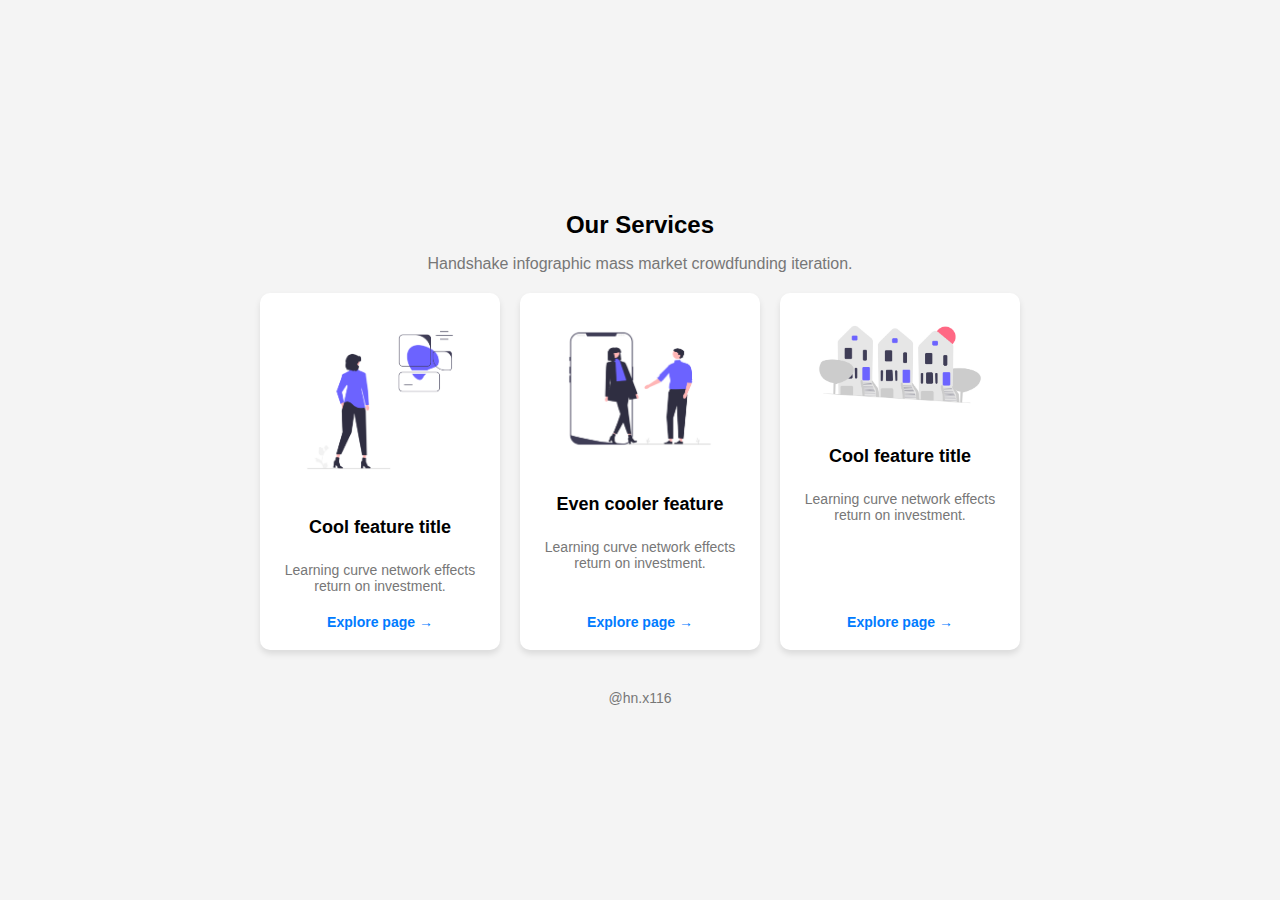
<file: index.html>
<!DOCTYPE html>
<html lang="en">
<head>
    <meta charset="UTF-8">
    <meta name="viewport" content="width=device-width, initial-scale=1.0">
    <title>Our Services</title>
    <link rel="stylesheet" href="css/style.css">
</head>
<body>
    <!-- Основний контейнер для секції послуг -->
    <div class="services">
        <!-- Заголовок секції -->
        <h1>Our Services</h1>
        <!-- Пояснювальний текст під заголовком -->
        <p>Handshake infographic mass market crowdfunding iteration.</p>
        <!-- Контейнер для карток послуг -->
        <div class="service-cards">
            <!-- Перша картка -->
            <div class="card">
                <!-- Контейнер для вмісту картки -->
                <div class="card-content">
                    <!-- Зображення картки -->
                    <img src="img/div1.png" alt="Cool feature 1">
                    <!-- Заголовок картки -->
                    <h2>Cool feature title</h2>
                    <!-- Опис картки -->
                    <p>Learning curve network effects return on investment.</p>
                </div>
                <!-- Посилання для детальнішого перегляду -->
                <a href="#" class="explore-link">Explore page →</a>
            </div>
            <!-- Друга картка -->
            <div class="card">
                <div class="card-content">
                    <img src="img/div2.png" alt="Even cooler feature">
                    <h2>Even cooler feature</h2>
                    <p>Learning curve network effects return on investment.</p>
                </div>
                <a href="#" class="explore-link">Explore page →</a>
            </div>
            <!-- Третя картка -->
            <div class="card">
                <div class="card-content">
                    <img src="img/div3.png" alt="Cool feature 3">
                    <h2>Cool feature title</h2>
                    <p>Learning curve network effects return on investment.</p>
                </div>
                <a href="#" class="explore-link">Explore page →</a>
            </div>
        </div>
    </div>
    <footer class="footer">
        @hn.x116
    </footer>
</body>
</html>
</file>
<file: css/style.css>
/* Загальні стилі для всього документа */
body {
    font-family: Arial, sans-serif;
    margin: 0;
    padding: 0;
    display: flex;
    flex-direction: column;
    justify-content: center;
    align-items: center;
    min-height: 100vh;
    background-color: #f4f4f4;
}

/* Стилі для контейнера послуг */
.services {
    text-align: center;
    margin-bottom: 20px;
}

/* Стилі для заголовка секції */
h1 {
    font-size: 24px;
    margin-bottom: 10px;
}

/* Стилі для пояснювального тексту */
p {
    font-size: 16px;
    color: #777;
}

/* Стилі для контейнера карток */
.service-cards {
    display: flex;
    justify-content: center;
    gap: 20px;
    margin-top: 20px;
}

/* Стилі для кожної картки */
.card {
    background-color: white;
    border-radius: 10px;
    box-shadow: 0 4px 6px rgba(0, 0, 0, 0.1);
    padding: 20px;
    width: 200px;
    display: flex;
    flex-direction: column;
    justify-content: space-between;
}

/* Контейнер для вирівнювання вмісту картки */
.card-content {
    flex-grow: 1;
    display: flex;
    flex-direction: column;
    align-items: center;
}

/* Стилі для зображень у картках */
.card img {
    width: 100%;
    height: auto;
    margin-bottom: 15px;
}

/* Стилі для заголовка картки */
.card h2 {
    font-size: 18px;
    margin-bottom: 10px;
    text-align: center;
}

/* Стилі для опису картки */
.card p {
    font-size: 14px;
    color: #777;
    margin-bottom: 20px;
    text-align: center;
}

/* Стилі для посилання у картці */
.explore-link {
    font-size: 14px;
    color: #007BFF;
    text-decoration: none;
    font-weight: bold;
    align-self: center;
}

/* Стилі для посилання при наведенні */
.explore-link:hover {
    text-decoration: underline;
}

/* Стилі для футера */
.footer {
    margin-top: 20px;
    font-size: 14px;
    color: #777;
    text-align: center;
}
</file>
